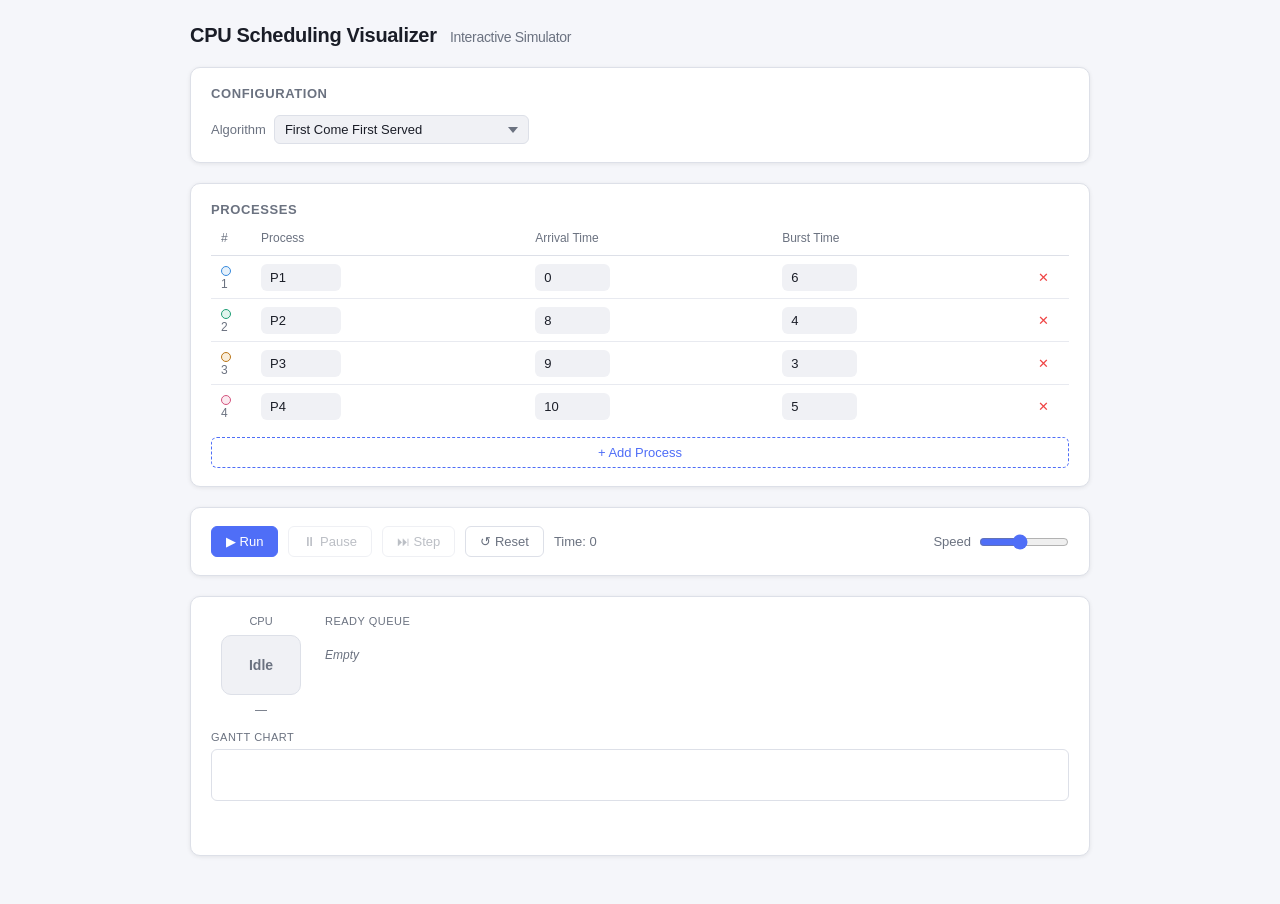
<file: index.html>
<!DOCTYPE html>
<html lang="en">
<head>
    <meta charset="UTF-8">
    <meta name="viewport" content="width=device-width, initial-scale=1.0">
    <link rel="stylesheet" href="source_code/cpu_scheduling.css">
    <title>CPU Scheduling Visualizer</title>
</head>
<body>
    <div class="page-wrap">

        <!-- Header -->
        <h1>CPU Scheduling Visualizer <span>Interactive Simulator</span></h1>

        <!-- Config Card -->
        <!-- Algorithm dropdown + Time Quantum input (quantum shown/hidden by JS) -->
        <div class="card" id="config-area">
            <div class="card-title">Configuration</div>
            <div class="config-row">
                <label class="field-label">
                    Algorithm
                    <!-- option values must match the keys in the `algorithms` registry
                         in source_code/cpu_scheduling_algorithms.js -->
                    <select id="algo-select" onchange="Scheduler.onAlgorithmChange()">
                        <option value="fcfs">First Come First Served</option>
                        <option value="sjf">Shortest Job First</option>
                        <option value="srtf">Shortest Remaining Time First</option>
                        <option value="rr">Round Robin</option>
                        <option value="pnp">Priority Scheduling (non-preemptive)</option>
                        <option value="pp">Priority Scheduling (preemptive)</option>
                        <option value="prr">Priority Scheduling with Round Robin</option>
                    </select>
                </label>

                <!-- Hidden by default; Scheduler.onAlgorithmChange() sets display:flex
                     when a quantum-based algorithm (RR, PRR) is selected -->
                <div id="quantum-wrap">
                    <label class="field-label">
                    Time Quantum
                        <input id="rr-quantum" type="number" value="2" min="1" max="20">
                    </label>
                </div>
            </div>
        </div>

        <!-- Process Editor Card -->
        <!-- Table body (#proc-tbody) is fully managed by ProcessEditor.render().
             The Priority column header (.col-priority) is shown/hidden alongside
             the Priority <td> cells depending on the selected algorithm. -->
        <div class="card">
            <div class="card-title">Processes</div>
            <!-- Validation error banner; hidden by default, shown by Scheduler.showError() -->
            <div id="error-toast"></div>
            <div class="proc-table-wrap">
                <table class="proc-table" id="proc-table">
                    <thead>
                        <tr>
                            <th style="width:40px">#</th>
                            <th style="min-width:90px">Process</th>
                            <th style="min-width:90px">Arrival Time</th>
                            <th style="min-width:90px">Burst Time</th>
                            <th class="col-priority" style="min-width:90px; display:none">Priority</th>
                            <th style="width:50px"></th>
                        </tr>
                    </thead>
                    <!-- Rows injected here by ProcessEditor.render() on every structural change -->
                    <tbody id="proc-tbody"></tbody>
                </table>
            </div>
            <button class="btn btn-add" onclick="ProcessEditor.addRow()">+ Add Process</button>
        </div>

        <!-- Controls Card -->
        <!-- Pause and Step start disabled; Scheduler.setButtonStates() enables them
             when a simulation is running -->
        <div class="card">
            <div class="controls-row">
                <button class="btn btn-primary" id="btn-run" onclick="Scheduler.run()">▶ Run</button>
                <button class="btn btn-ghost" id="btn-pause" onclick="Scheduler.togglePause()" disabled>⏸ Pause</button>
                <button class="btn btn-ghost" id="btn-step"  onclick="Scheduler.stepForward()"        disabled>⏭ Step</button>
                <button class="btn btn-ghost" onclick="Scheduler.reset()">↺ Reset</button>

                <!-- Updated each tick by Scheduler via setText('time-display', ...) -->
                <span id="time-display">Time: 0</span>

                <div class="speed-wrap">
                    Speed
                    <!-- Range 1–10; Scheduler.setSpeed() converts to ms delay (600 / value) -->
                    <input id="speed-slider" type="range" min="1" max="10" value="5"
                        oninput="Scheduler.setSpeed(this.value)">
                </div>
            </div>
        </div>

        <!-- Simulation Card -->
        <div class="card" id="simulation-area">
            <!-- Two-column grid: CPU column (fixed 100px) | Queue column (1fr).
                Gantt row spans both columns via grid-column: 1 / -1 in CSS. -->
            <div class="sim-layout">
                <!-- CPU -->
                <div class="sim-cpu-col">
                    <div class="cpu-label">CPU</div>
                    <!-- Color and text updated each tick by Scheduler.renderCPU();
                        .idle class applied when no process is running -->
                    <div id="cpu-box" class="idle">Idle</div>
                    <!-- Shows remaining burst time of the running process (e.g. "4 units") -->
                    <div id="cpu-rem" class="cpu-label">—</div>
                </div>

                <!-- Ready Queue -->
                <div class="sim-queue-col">
                    <div class="queue-label">Ready Queue</div>
                    <!-- Chip elements injected/removed each tick by Scheduler.renderQueue() -->
                    <div id="queue-area"><span class="queue-empty">Empty</span></div>
                </div>

                <!-- Gantt -->
                <div class="gantt-wrap">
                    <div class="gantt-label">Gantt Chart</div>
                    <!-- Bar elements pre-built by buildGanttSkeleton() at width:0,
                        then widened each tick by Scheduler.renderGantt() -->
                    <div id="gantt"></div>
                    <!-- Tick labels positioned absolutely by Scheduler.renderTicks() -->
                    <div id="gantt-ticks"></div>
                </div>
            </div>
        </div>

        <!-- Results Card -->
        <!-- Hidden until simulation finishes; Scheduler.renderStats() builds the
            content and sets display:flex when complete -->
        <div class="card" id="stats-area" style="display:none"></div>

    </div><!-- /page-wrap -->

    <!-- Script load order matters:
         1. algorithms.js  - defines `algorithms`, computeGantt, computeStats (no DOM dependency)
         2. simulation.js  - defines `Scheduler` (depends on algorithms.js)
         3. process_editor.js - defines `ProcessEditor`, then calls Scheduler.init()
                                (depends on both files above being ready) -->
    <script src="source_code/cpu_scheduling_algorithms.js"></script>
    <script src="source_code/cpu_scheduling_simulation.js"></script>
    <script src="source_code/cpu_scheduling_process_editor.js"></script>
</body>
</html>
</file>
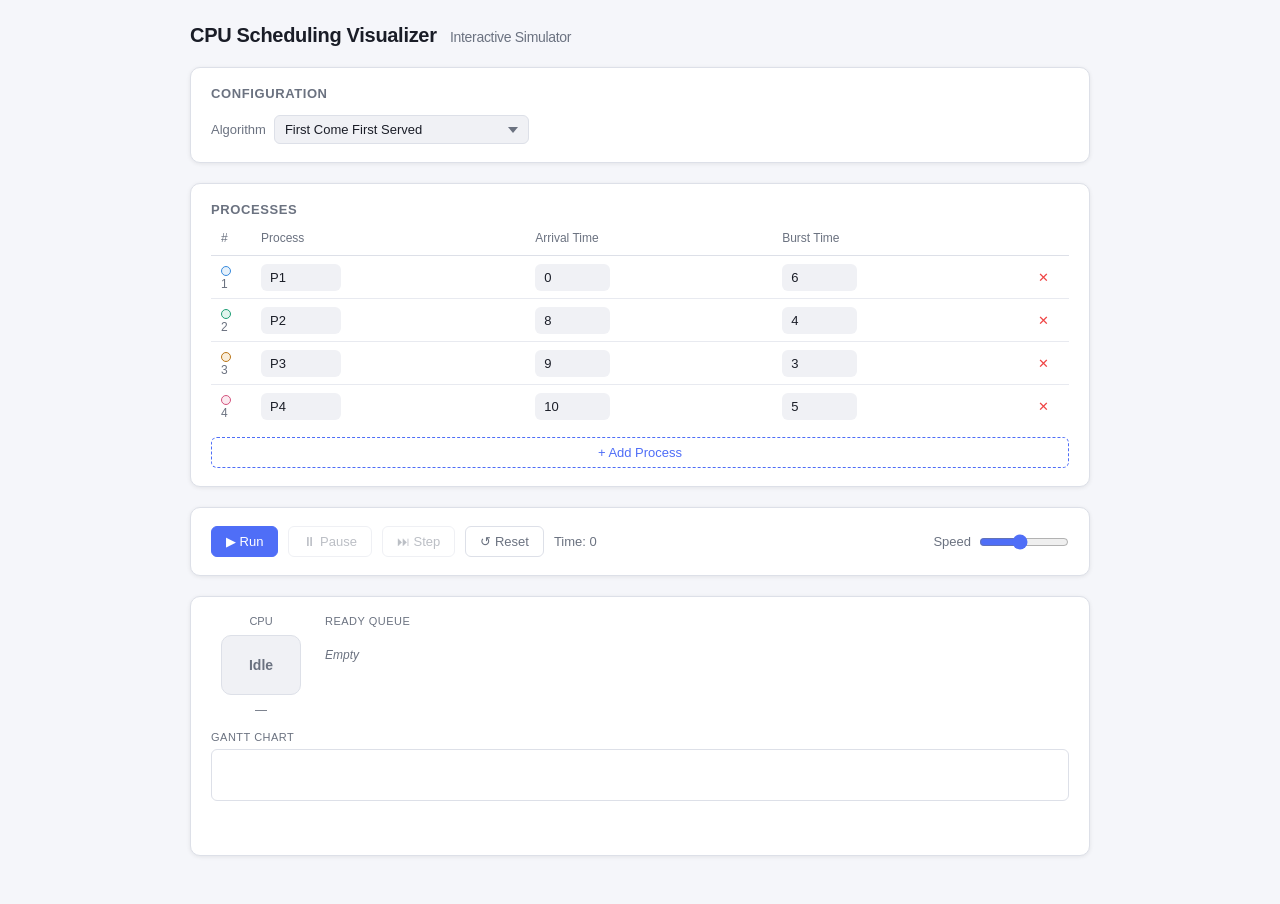
<file: Source Code Files/index.html>
<!DOCTYPE html>
<html lang="en">
<head>
    <meta charset="UTF-8">
    <meta name="viewport" content="width=device-width, initial-scale=1.0">
    <link rel="stylesheet" href="cpu_scheduling.css">
    <title>CPU Scheduling Visualizer</title>
</head>
<body>
    <div class="page-wrap">

        <!-- Header -->
        <h1>CPU Scheduling Visualizer <span>Interactive Simulator</span></h1>

        <!-- Config Card -->
        <!-- Algorithm dropdown + Time Quantum input (quantum shown/hidden by JS) -->
        <div class="card">
            <div class="card-title">Configuration</div>
            <div class="config-row">
                <label class="field-label">
                    Algorithm
                    <!-- option values must match the keys in the `algorithms` registry
                         in cpu_scheduling_algorithms.js -->
                    <select id="algo-select" onchange="Scheduler.onAlgorithmChange()">
                        <option value="fcfs">First Come First Served</option>
                        <option value="sjf">Shortest Job First</option>
                        <option value="srtf">Shortest Remaining Time First</option>
                        <option value="rr">Round Robin</option>
                        <option value="pnp">Priority Scheduling (non-preemptive)</option>
                        <option value="pp">Priority Scheduling (preemptive)</option>
                        <option value="prr">Priority Scheduling with Round Robin</option>
                    </select>
                </label>

                <!-- Hidden by default; Scheduler.onAlgorithmChange() sets display:flex
                     when a quantum-based algorithm (RR, PRR) is selected -->
                <div id="quantum-wrap">
                    <label class="field-label">
                    Time Quantum
                        <input id="rr-quantum" type="number" value="2" min="1" max="20">
                    </label>
                </div>
            </div>
        </div>

        <!-- Process Editor Card -->
        <!-- Table body (#proc-tbody) is fully managed by ProcessEditor.render().
             The Priority column header (.col-priority) is shown/hidden alongside
             the Priority <td> cells depending on the selected algorithm. -->
        <div class="card">
            <div class="card-title">Processes</div>
            <!-- Validation error banner; hidden by default, shown by Scheduler.showError() -->
            <div id="error-toast"></div>
            <div class="proc-table-wrap">
                <table class="proc-table" id="proc-table">
                    <thead>
                        <tr>
                            <th style="width:40px">#</th>
                            <th style="min-width:90px">Process</th>
                            <th style="min-width:90px">Arrival Time</th>
                            <th style="min-width:90px">Burst Time</th>
                            <th class="col-priority" style="min-width:90px">Priority</th>
                            <th style="width:50px"></th>
                        </tr>
                    </thead>
                    <!-- Rows injected here by ProcessEditor.render() on every structural change -->
                    <tbody id="proc-tbody"></tbody>
                </table>
            </div>
            <button class="btn btn-add" onclick="ProcessEditor.addRow()">+ Add Process</button>
        </div>

        <!-- Controls Card -->
        <!-- Pause and Step start disabled; Scheduler.setButtonStates() enables them
             when a simulation is running -->
        <div class="card">
            <div class="controls-row">
                <button class="btn btn-primary" id="btn-run" onclick="Scheduler.run()">▶ Run</button>
                <button class="btn btn-ghost" id="btn-pause" onclick="Scheduler.togglePause()" disabled>⏸ Pause</button>
                <button class="btn btn-ghost" id="btn-step"  onclick="Scheduler.stepForward()"        disabled>⏭ Step</button>
                <button class="btn btn-ghost" onclick="Scheduler.reset()">↺ Reset</button>

                <!-- Updated each tick by Scheduler via setText('time-display', ...) -->
                <span id="time-display">Time: 0</span>

                <div class="speed-wrap">
                    Speed
                    <!-- Range 1–10; Scheduler.setSpeed() converts to ms delay (600 / value) -->
                    <input id="speed-slider" type="range" min="1" max="10" value="5"
                        oninput="Scheduler.setSpeed(this.value)">
                </div>
            </div>
        </div>

        <!-- Simulation Card -->
        <div class="card">
            <!-- Two-column grid: CPU column (fixed 100px) | Queue column (1fr).
                Gantt row spans both columns via grid-column: 1 / -1 in CSS. -->
            <div class="sim-layout">
                <!-- CPU -->
                <div class="sim-cpu-col">
                    <div class="cpu-label">CPU</div>
                    <!-- Color and text updated each tick by Scheduler.renderCPU();
                        .idle class applied when no process is running -->
                    <div id="cpu-box" class="idle">Idle</div>
                    <!-- Shows remaining burst time of the running process (e.g. "4 units") -->
                    <div id="cpu-rem" class="cpu-label">—</div>
                </div>

                <!-- Ready Queue -->
                <div class="sim-queue-col">
                    <div class="queue-label">Ready Queue</div>
                    <!-- Chip elements injected/removed each tick by Scheduler.renderQueue() -->
                    <div id="queue-area"><span class="queue-empty">Empty</span></div>
                </div>

                <!-- Gantt -->
                <div class="gantt-wrap">
                    <div class="gantt-label">Gantt Chart</div>
                    <!-- Bar elements pre-built by buildGanttSkeleton() at width:0,
                        then widened each tick by Scheduler.renderGantt() -->
                    <div id="gantt"></div>
                    <!-- Tick labels positioned absolutely by Scheduler.renderTicks() -->
                    <div id="gantt-ticks"></div>
                </div>
            </div>
        </div>

        <!-- Results Card -->
        <!-- Hidden until simulation finishes; Scheduler.renderStats() builds the
            content and sets display:flex when complete -->
        <div class="card" id="stats-area" style="display:none"></div>

    </div><!-- /page-wrap -->

    <!-- Script load order matters:
         1. algorithms.js  - defines `algorithms`, computeGantt, computeStats (no DOM dependency)
         2. simulation.js  - defines `Scheduler` (depends on algorithms.js)
         3. process_editor.js - defines `ProcessEditor`, then calls Scheduler.init()
                                (depends on both files above being ready) -->
    <script src="cpu_scheduling_algorithms.js"></script>
    <script src="cpu_scheduling_simulation.js"></script>
    <script src="cpu_scheduling_process_editor.js"></script>
</body>
</html>
</file>
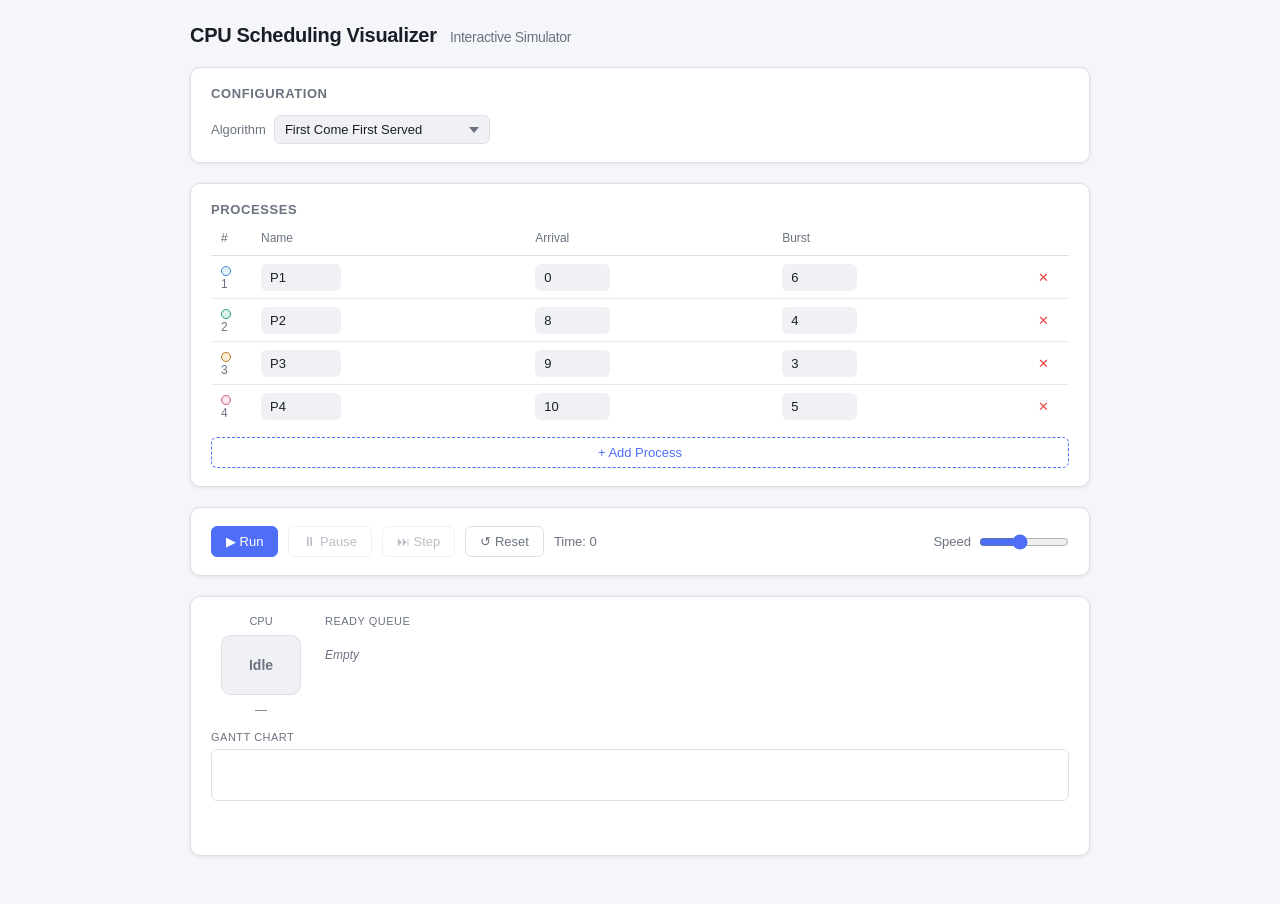
<file: cpu_scheduling.html>
<!DOCTYPE html>
<html lang="en">
<head>
    <meta charset="UTF-8">
    <meta name="viewport" content="width=device-width, initial-scale=1.0">
    <link rel="stylesheet" href="cpu_scheduling.css">
    <title>CPU Scheduling Visualizer</title>
</head>
<body>
    <div class="page-wrap">

        <!-- Header -->
        <h1>CPU Scheduling Visualizer <span>Interactive Simulator</span></h1>

        <!-- Config Card -->
        <!-- Algorithm dropdown + Time Quantum input (quantum shown/hidden by JS) -->
        <div class="card">
            <div class="card-title">Configuration</div>
            <div class="config-row">
                <label class="field-label">
                    Algorithm
                    <!-- option values must match the keys in the `algorithms` registry
                         in cpu_scheduling_algorithms.js -->
                    <select id="algo-select" onchange="Scheduler.onAlgorithmChange()">
                        <option value="fcfs">First Come First Served</option>
                        <option value="sjf">Shortest Job First</option>
                        <option value="srtf">Shortest Remaining Time First</option>
                        <option value="rr">Round Robin</option>
                        <option value="pnp">Priority (non-preemptive)</option>
                        <option value="pp">Priority (preemptive)</option>
                        <option value="prr">Priority Round Robin</option>
                    </select>
                </label>

                <!-- Hidden by default; Scheduler.onAlgorithmChange() sets display:flex
                     when a quantum-based algorithm (RR, PRR) is selected -->
                <div id="quantum-wrap">
                    <label class="field-label">
                    Time Quantum
                        <input id="rr-quantum" type="number" value="2" min="1" max="20">
                    </label>
                </div>
            </div>
        </div>

        <!-- Process Editor Card -->
        <!-- Table body (#proc-tbody) is fully managed by ProcessEditor.render().
             The Priority column header (.col-priority) is shown/hidden alongside
             the Priority <td> cells depending on the selected algorithm. -->
        <div class="card">
            <div class="card-title">Processes</div>
            <!-- Validation error banner; hidden by default, shown by Scheduler.showError() -->
            <div id="error-toast"></div>
            <div class="proc-table-wrap">
                <table class="proc-table" id="proc-table">
                    <thead>
                        <tr>
                            <th style="width:40px">#</th>
                            <th style="min-width:90px">Name</th>
                            <th style="min-width:90px">Arrival</th>
                            <th style="min-width:90px">Burst</th>
                            <th class="col-priority" style="min-width:90px">Priority</th>
                            <th style="width:50px"></th>
                        </tr>
                    </thead>
                    <!-- Rows injected here by ProcessEditor.render() on every structural change -->
                    <tbody id="proc-tbody"></tbody>
                </table>
            </div>
            <button class="btn btn-add" onclick="ProcessEditor.addRow()">+ Add Process</button>
        </div>

        <!-- Controls Card -->
        <!-- Pause and Step start disabled; Scheduler.setButtonStates() enables them
             when a simulation is running -->
        <div class="card">
            <div class="controls-row">
                <button class="btn btn-primary" id="btn-run" onclick="Scheduler.run()">▶ Run</button>
                <button class="btn btn-ghost" id="btn-pause" onclick="Scheduler.togglePause()" disabled>⏸ Pause</button>
                <button class="btn btn-ghost" id="btn-step"  onclick="Scheduler.stepForward()"        disabled>⏭ Step</button>
                <button class="btn btn-ghost" onclick="Scheduler.reset()">↺ Reset</button>

                <!-- Updated each tick by Scheduler via setText('time-display', ...) -->
                <span id="time-display">Time: 0</span>

                <div class="speed-wrap">
                    Speed
                    <!-- Range 1–10; Scheduler.setSpeed() converts to ms delay (600 / value) -->
                    <input id="speed-slider" type="range" min="1" max="10" value="5"
                        oninput="Scheduler.setSpeed(this.value)">
                </div>
            </div>
        </div>

        <!-- Simulation Card -->
        <div class="card">
            <!-- Two-column grid: CPU column (fixed 100px) | Queue column (1fr).
                Gantt row spans both columns via grid-column: 1 / -1 in CSS. -->
            <div class="sim-layout">
                <!-- CPU -->
                <div class="sim-cpu-col">
                    <div class="cpu-label">CPU</div>
                    <!-- Color and text updated each tick by Scheduler.renderCPU();
                        .idle class applied when no process is running -->
                    <div id="cpu-box" class="idle">Idle</div>
                    <!-- Shows remaining burst time of the running process (e.g. "4 units") -->
                    <div id="cpu-rem" class="cpu-label">—</div>
                </div>

                <!-- Ready Queue -->
                <div class="sim-queue-col">
                    <div class="queue-label">Ready Queue</div>
                    <!-- Chip elements injected/removed each tick by Scheduler.renderQueue() -->
                    <div id="queue-area"><span class="queue-empty">Empty</span></div>
                </div>

                <!-- Gantt -->
                <div class="gantt-wrap">
                    <div class="gantt-label">Gantt Chart</div>
                    <!-- Bar elements pre-built by buildGanttSkeleton() at width:0,
                        then widened each tick by Scheduler.renderGantt() -->
                    <div id="gantt"></div>
                    <!-- Tick labels positioned absolutely by Scheduler.renderTicks() -->
                    <div id="gantt-ticks"></div>
                </div>
            </div>
        </div>

        <!-- Results Card -->
        <!-- Hidden until simulation finishes; Scheduler.renderStats() builds the
            content and sets display:flex when complete -->
        <div class="card" id="stats-area" style="display:none"></div>

    </div><!-- /page-wrap -->

    <!-- Script load order matters:
         1. algorithms.js  - defines `algorithms`, computeGantt, computeStats (no DOM dependency)
         2. simulation.js  - defines `Scheduler` (depends on algorithms.js)
         3. process_editor.js - defines `ProcessEditor`, then calls Scheduler.init()
                                (depends on both files above being ready) -->
    <script src="cpu_scheduling_algorithms.js"></script>
    <script src="cpu_scheduling_simulation.js"></script>
    <script src="cpu_scheduling_process_editor.js"></script>
</body>
</html>
</file>
<file: source_code/cpu_scheduling.css>
*, *::before, *::after { box-sizing: border-box; margin: 0; padding: 0; }

    /* ------------------------------ Design tokens ------------------------------ 
       All the colors, radii, and shadows are defined here as CSS variables so the 
       dark-mode override below only needs to redefine the values that actually 
       change between themes (colors), not structural values like radii or shadows 
       which stay the same in both modes. */
    :root {
      --bg:          #f5f6fa;   /* Page background                        */
      --surface:     #ffffff;   /* Card background                        */
      --surface2:    #f0f1f5;   /* Inset elements: inputs, stat cards     */
      --border:      #dde0e8;   /* Primary borders                        */
      --border2:     #e8eaf0;   /* Subtle borders (table row dividers)    */
      --text:        #1a1d27;   /* Primary text                           */
      --text2:       #6b7280;   /* Secondary / muted text                 */
      --accent:      #4f6ef7;   /* Interactive blue: buttons, focus rings */
      --accent-h:    #3a57e8;   /* Accent hover state                     */
      --danger:      #ef4444;   /* Validation errors, delete button       */
      --radius:      10px;        /* Card corner radius                     */
      --radius-sm:   6px;         /* Input / button corner radius           */
      --shadow:      0 1px 4px rgba(0,0,0,.08);    /* Card default shadow */
    }

    /* Dark mode: only color tokens are overridden; structural tokens 
       (radius, shadow) are inherited unchanged from :root above. */
    @media (prefers-color-scheme: dark) {
      :root {
        --bg:       #0f1117;
        --surface:  #1a1d27;
        --surface2: #242736;
        --border:   #2e3248;
        --border2:  #262a3a;
        --text:     #e8eaf0;
        --text2:    #8b93ac;
      }
    }

    body {
      font-family: 'Segoe UI', sans-serif;
      background: var(--bg);
      color: var(--text);
      min-height: 100vh;
      padding: 24px 16px 48px;
    }

    /* ------------------------------ Layout ------------------------------ */
    .page-wrap { max-width: 900px; margin: 0 auto; display: flex; flex-direction: column; gap: 20px; }

    h1 { font-size: 20px; font-weight: 600; letter-spacing: -0.3px; }
    h1 span { color: var(--text2); font-weight: 400; font-size: 14px; margin-left: 8px; }

    .card {
      background: var(--surface);
      border: 1px solid var(--border);
      border-radius: var(--radius);
      padding: 18px 20px;
      box-shadow: var(--shadow);
    }

    .card-title {
      font-size: 13px;
      font-weight: 600;
      text-transform: uppercase;
      letter-spacing: .6px;
      color: var(--text2);
      margin-bottom: 14px;
    }

    /* ------------------------------ Configuration Row (algorithm + quantum) ------------------------------ */
    .config-row { display: flex; flex-wrap: wrap; align-items: center; gap: 14px; }

    label.field-label { font-size: 13px; color: var(--text2); display: flex; align-items: center; gap: 8px; }

    select, input[type="number"] {
      background: var(--surface2);
      border: 1px solid var(--border);
      border-radius: var(--radius-sm);
      color: var(--text);
      font-size: 13px;
      padding: 6px 10px;
      outline: none;
      transition: border-color .15s;
    }
    select:focus, input[type="number"]:focus { border-color: var(--accent); }

    /* appearance:none removes the browser's native dropdown arrow so the 
       inline SVG background-image can serve as a consistent custom arrow. */
    select { padding-right: 28px; appearance: none;
             background-image: url("data:image/svg+xml,%3Csvg xmlns='http://www.w3.org/2000/svg' width='10' height='6'%3E%3Cpath d='M0 0l5 6 5-6z' fill='%236b7280'/%3E%3C/svg%3E");
             background-repeat: no-repeat; background-position: right 10px center; }

    /* Hidden by default; toggled to display:flex by Scheduler.onAlgorithmChange() 
       when a quantum-based algortihm is selected (RR or Priority RR). */
    #quantum-wrap { display: none; align-items: center; gap: 8px; }
    #rr-quantum   { width: 60px; }

    /* ------------------------------ Process table ------------------------------ */
    /* overflow-x:auto lets the table scroll horizontally on narrow screens 
       instead of breaking the page layout. */
    .proc-table-wrap { overflow-x: auto; }

    table.proc-table {
      width: 100%; border-collapse: collapse;
      font-size: 13px;
    }
    .proc-table th {
      text-align: left;
      color: var(--text2);
      font-weight: 500;
      font-size: 12px;
      padding: 0 10px 10px;
      border-bottom: 1px solid var(--border);
    }
    .proc-table td { padding: 7px 10px; border-bottom: 1px solid var(--border2); vertical-align: middle; }
    .proc-table tr:last-child td { border-bottom: none; }

    /* Inputs inside table cells use a transparent border by default so they 
       blend in visually; the border becomes visible on focus or validation error. */
    .proc-table input[type="text"],
    .proc-table input[type="number"] {
      width: 100%; background: var(--surface2); border: 1px solid transparent;
      border-radius: var(--radius-sm); padding: 5px 8px; font-size: 13px; color: var(--text);
      transition: border-color .15s;
    }
    .proc-table input[type="text"]:focus,
    .proc-table input[type="number"]:focus { border-color: var(--accent); outline: none; }

    /* Color dot shown in the first column of each process row.
       Background and border colors are set inline by ProcessEditor.render() 
       using the process's palette entry. */
    .proc-color-dot {
      width: 10px; height: 10px; border-radius: 50%;
      display: inline-block; margin-right: 6px; vertical-align: middle;
      border: 1.5px solid;
    }

    /* ------------------------------ Buttons ------------------------------ */
    .btn {
      display: inline-flex; align-items: center; gap: 6px;
      padding: 7px 14px; border-radius: var(--radius-sm);
      font-size: 13px; font-weight: 500; cursor: pointer;
      border: 1px solid transparent; transition: background .15s, opacity .15s;
      white-space: nowrap;
    }
    .btn:disabled { opacity: .45; cursor: not-allowed; }

    .btn-primary   { background: var(--accent);  color: #fff; border-color: var(--accent); }
    .btn-primary:hover:not(:disabled) { background: var(--accent-h); border-color: var(--accent-h); }

    .btn-ghost {
      background: transparent; color: var(--text2);
      border-color: var(--border);
    }
    .btn-ghost:hover:not(:disabled) { background: var(--surface2); color: var(--text); }

    /* btn-danger is the ✕ remove button in each process row. Transparent 
       background by default so it doesn't draw attention at rest. */
    .btn-danger { background: transparent; color: var(--danger); border-color: transparent; padding: 4px 8px; }
    .btn-danger:hover:not(:disabled) { background: #fee2e2; }
    @media (prefers-color-scheme:dark){.btn-danger:hover:not(:disabled){background:#3f1111;}}

    /* btn-add is the full-width dashed "+ Add Process" button below the table. */
    .btn-add {
      background: transparent; color: var(--accent); border: 1px dashed var(--accent);
      width: 100%; margin-top: 10px; justify-content: center;
    }
    .btn-add:hover { background: var(--surface2); }

    /* ------------------------------ Controls row ------------------------------ */
    .controls-row {
      display: flex; flex-wrap: wrap; align-items: center; gap: 10px;
    }

    /* margin-left:auto pushes the speed control to the far right of the row. */
    .speed-wrap { display: flex; align-items: center; gap: 8px; margin-left: auto; font-size: 13px; color: var(--text2); }
    input[type="range"] { accent-color: var(--accent); width: 90px; }

    #time-display { font-size: 13px; font-weight: 500; color: var(--text2); min-width: 64px; }

    /* ------------------------------ Simulation card ------------------------------ */
    /* Two-column grid: CPU box occupies the fixed 100px left column;
       the ready queue occupies the flexible right column.
       The Gantt row (third row) spans both columns via grid-column: 1 / -1. */
    .sim-layout {
      display: grid;
      grid-template-columns: 100px 1fr;
      grid-template-rows: auto auto auto;
      gap: 14px;
    }

    .sim-cpu-col { display: flex; flex-direction: column; align-items: center; gap: 8px; }

    #cpu-box {
      width: 80px; height: 60px;
      display: flex; align-items: center; justify-content: center;
      border-radius: var(--radius); border: 1.5px solid var(--border);
      font-size: 14px; font-weight: 600;
      transition: background .2s, border-color .2s, color .2s;
      background: var(--surface2);
    }
    
    /* !important here overrides the inline styles that Scheduler.renderCPU()
       sets when a process is running. Without it, removing the .idle class
       would not be enough to clear the process color, the inline styles would
       still win in specificity. */
    #cpu-box.idle { background: var(--surface2) !important; border-color: var(--border) !important; color: var(--text2) !important; }

    .cpu-label { font-size: 11px; color: var(--text2); text-align: center; }
    #cpu-rem   { font-size: 12px; color: var(--text2); }

    .sim-queue-col { display: flex; flex-direction: column; gap: 6px; }
    .queue-label { font-size: 11px; color: var(--text2); font-weight: 500; text-transform: uppercase; letter-spacing: .5px; }

    #queue-area {
      display: flex; flex-wrap: wrap; gap: 6px; align-items: center;
      min-height: 44px;
    }
    .queue-empty { font-size: 12px; color: var(--text2); font-style: italic; }

    /* q-chip is a process card in the ready queue.
       bg, border, and text colors are set inline by Scheduler.renderQueue()
       using the process's palette entry. The transition on transform and opacity
       powers the slide-in entry animation. */
    .q-chip {
      display: flex; flex-direction: column;
      align-items: center; justify-content: center;
      min-width: 52px; padding: 4px 8px;
      border-radius: 8px; border: 0.5px solid;
      font-size: 12px; font-weight: 500;
      transition: transform 0.3s ease, opacity 0.3s ease;
      gap: 2px;
    }

    /* Entry animation start state: chip begins offset to the right and invisible.
       JS removes this class on the next two animation frames (double rAF) so the
       transition from this state plays visually as a slide-in from the right. */
    .q-chip.entering { transform: translateX(40px); opacity: 0; }
    .chip-name     { font-size: 12px; font-weight: 500; }
    .chip-rem      { font-size: 10px; opacity: .7; }
    .chip-priority { font-size: 10px; opacity: .8; }

    /* ------------------------------ Gantt ------------------------------ */
    /* grid-column: 1 / -1 makes the Gantt row span across both grid columns
       (CPU + Queue) so the chart runs the full width of the simulation card. */
    .gantt-wrap { grid-column: 1 / -1; }
    .gantt-label { font-size: 11px; color: var(--text2); font-weight: 500; text-transform: uppercase; letter-spacing: .5px; margin-bottom: 6px; }

    #gantt {
      display: flex; overflow: hidden;
      border-radius: var(--radius-sm);
      border: 1px solid var(--border);
      min-height: 52px;
    }

    /* Each .g-block is one process segment in the Gantt chart. width starts at 0
       and grows via JS; transition: width creates the animated fill effect.
       border-right uses var(--bg) as a thin separator between adjacent blocks. */
    .g-block {
      display: flex; align-items: center; justify-content: center;
      min-height: 52px; font-size: 12px; font-weight: 500;
      border-right: 2px solid var(--bg);
      overflow: hidden; white-space: nowrap;
      transition: width 0.15s linear;
    }
    .g-block.idle { opacity: .4; }

    /* Tick labels are absolutely positioned relative to #gantt-ticks.
       transform: translateX(-50%) centers each label over its tick position. */
    #gantt-ticks { position: relative; height: 20px; margin-top: 2px; font-size: 11px; }
    .tick        { position: absolute; transform: translateX(-50%); }

    /* ------------------------------ Stats ------------------------------ */
    .stat-algo-label  { font-size: 13px; font-weight: 500; color: var(--text2); }
    .stat-summary-row { display: flex; flex-wrap: wrap; gap: 10px; }
    .stat-card { background: var(--surface2); border: 1px solid var(--border2); border-radius: 8px; padding: 10px 16px; }
    .stat-label { font-size: 12px; color: var(--text2); }
    .stat-value { font-size: 20px; font-weight: 600; margin-top: 2px; }

    .stat-table { width: 100%; border-collapse: collapse; font-size: 13px; }
    .stat-table th { text-align: left; color: var(--text2); font-weight: 400; padding: 4px 10px 8px; }
    .stat-table td { padding: 7px 10px; border-top: 1px solid var(--border2); }

    /* proc-badge is the colored process name pill in the stats table.
       bg, border, and text are set inline by Scheduler.renderStats(). */
    .proc-badge { display: inline-block; padding: 2px 8px; border-radius: 5px; border: 0.5px solid; font-size: 12px; font-weight: 500; }

    /* ------------------------------ Error toast ------------------------------ */
    #error-toast {
      display: none; background: #fef2f2; border: 1px solid #fca5a5;
      color: #b91c1c; border-radius: var(--radius-sm);
      padding: 8px 14px; font-size: 13px; margin-top: 6px; margin-bottom: 12px;
    }
    @media (prefers-color-scheme:dark){#error-toast{background:#3f1111;border-color:#7f1d1d;color:#fca5a5;}}


    /* ============================================================
       Responsive - mobile breakpoints
       All breakpoints use max-width so the base styles above apply
       to wide viewports and these rules progressively simplify the
       layout as the screen gets narrower.
       ============================================================ */

    /* ----------------------------------------------------------
       ≤ 600px - small phones (e.g. iPhone SE, Galaxy A series)
       ---------------------------------------------------------- */
    @media (max-width: 600px) {

      /* Tighten page breathing room so cards don't feel cramped */
      body { padding: 16px 12px 40px; }

      /* Reduce card internal padding so content has more room */
      .card { padding: 14px 14px; }

      /* Stack the h1 subtitle onto its own line */
      h1 { font-size: 18px; }
      h1 span { display: block; margin-left: 0; margin-top: 3px; font-size: 13px; }

      /* Config row: stack algorithm label + select vertically */
      .config-row { flex-direction: column; align-items: stretch; gap: 10px; }

      /* Each field label becomes a column so label sits above the control */
      label.field-label { flex-direction: column; align-items: flex-start; gap: 4px; }

      /* Select fills the full card width */
      select { width: 100%; }

      /* Quantum wrapper becomes full-width too */
      #quantum-wrap { width: 100%; }
      #quantum-wrap label.field-label { width: 100%; }
      #rr-quantum { width: 80px; }

      /* Controls row: wrap tightly, remove auto-margin trick that breaks layout */
      .controls-row { gap: 8px; }

      /* Speed wrap: no longer pushed to the far right - sits inline naturally */
      .speed-wrap { margin-left: 0; }

      /* Time display: shrink slightly */
      #time-display { font-size: 12px; min-width: 54px; }

      /* Simulation layout: stack CPU + Queue vertically on narrow screens */
      .sim-layout {
        grid-template-columns: 1fr;
        grid-template-rows: auto auto auto;
      }

      /* CPU column: switch to a horizontal row (box + labels side by side) */
      .sim-cpu-col {
        flex-direction: row;
        align-items: center;
        gap: 12px;
        justify-content: flex-start;
      }

      /* CPU box: shrink slightly but keep recognisable */
      #cpu-box { width: 64px; height: 52px; font-size: 13px; }

      /* CPU labels: stack naturally on the right of the box */
      .cpu-label { text-align: left; }

      /* Gantt: full width (it already spans all columns, just ensure no overflow) */
      .gantt-wrap { overflow-x: auto; }

      /* Minimum width ensures bars never collapse to unreadable slivers on narrow
         screens. #gantt-ticks shares this same value so tick labels stay aligned. */
      #gantt { min-width: 480px; }
      #gantt-ticks { min-width: 480px; }

      /* Stats summary cards: each takes at least half the row */
      .stat-summary-row { gap: 8px; }
      .stat-card  { flex: 1 1 calc(50% - 4px); min-width: 120px; padding: 8px 12px; }
      .stat-value { font-size: 18px; }

      /* Stats table: allow horizontal scroll rather than crushing columns */
      .stat-table-wrap { overflow-x: auto; }
      .stat-table { font-size: 12px; min-width: 340px; }
      .stat-table th,
      .stat-table td  { padding: 6px 8px; }

      /* Process table: tighten column padding */
      .proc-table th,
      .proc-table td  { padding: 6px 7px; }

      /* Process table inputs: allow them to shrink a bit more */
      .proc-table input[type="text"],
      .proc-table input[type="number"] { font-size: 12px; padding: 4px 6px; }
    }


    /* ----------------------------------------------------------
       ≤ 400px - very small phones (320–400 px, e.g. iPhone 5/SE 1st gen)
       ---------------------------------------------------------- */
    @media (max-width: 400px) {

      /* Minimal page gutters so every pixel of width is available */
      body { padding: 12px 8px 32px; }

      .card { padding: 12px 10px; }

      /* Slightly smaller page title */
      h1 { font-size: 16px; }
      h1 span { font-size: 12px; }

      /* Squeeze button text tighter so they fit on one line */
      .btn { padding: 6px 10px; font-size: 12px; gap: 4px; }

      /* Speed slider: narrower so the controls row fits at 320px */
      input[type="range"] { width: 70px; }

      /* At 320px the 5-item controls row can still overflow.
         Break it into two logical rows using a named flex trick:
         [Run] [Pause] [Step] [Reset]  on the first visual line
         [Time: X]              [Speed ——]  on the second          */
      .controls-row { flex-wrap: wrap; row-gap: 8px; }
      #time-display { order: 10; flex-basis: 100%; }  /* pushes to own row */
      .speed-wrap { order: 11; margin-left: auto; } /* right-align on its row */

      /* Gantt chart: make taller so labels don't collide */
      #gantt, .g-block { min-height: 44px; }
      .g-block { font-size: 11px; }

      /* Queue chips: compact */
      .q-chip { min-width: 42px; padding: 3px 6px; }
      .chip-name { font-size: 11px; }
      .chip-rem { font-size: 9px; }
      .chip-priority { font-size: 9px; }

      /* Process table: reduce the row-number column */
      .proc-table th:first-child,
      .proc-table td:first-child { width: 28px; padding-left: 4px; padding-right: 4px; }

      /* Remove button: tighter */
      .btn-danger { padding: 3px 6px; }

      /* Stats: single-column summary cards at very tight widths */
      .stat-card { flex: 1 1 100%; }
    }
</file>
<file: Source Code Files/cpu_scheduling.css>
*, *::before, *::after { box-sizing: border-box; margin: 0; padding: 0; }

    /* ------------------------------ Design tokens ------------------------------ 
       All the colors, radii, and shadows are defined here as CSS variables so the 
       dark-mode override below only needs to redefine the values that actually 
       change between themes (colors), not structural values like radii or shadows 
       which stay the same in both modes. */
    :root {
      --bg:          #f5f6fa;   /* Page background                        */
      --surface:     #ffffff;   /* Card background                        */
      --surface2:    #f0f1f5;   /* Inset elements: inputs, stat cards     */
      --border:      #dde0e8;   /* Primary borders                        */
      --border2:     #e8eaf0;   /* Subtle borders (table row dividers)    */
      --text:        #1a1d27;   /* Primary text                           */
      --text2:       #6b7280;   /* Secondary / muted text                 */
      --accent:      #4f6ef7;   /* Interactive blue: buttons, focus rings */
      --accent-h:    #3a57e8;   /* Accent hover state                     */
      --danger:      #ef4444;   /* Validation errors, delete button       */
      --danger-h:    #dc2626;   /* Danger hover state                     */
      --success:     #10b981;   /* Reserved for future use                */
      --radius:      10px;        /* Card corner radius                     */
      --radius-sm:   6px;         /* Input / button corner radius           */
      --shadow:      0 1px 4px rgba(0,0,0,.08);    /* Card default shadow */
      --shadow-md:   0 4px 16px rgba(0,0,0,.10);   /* Elevated shadow     */
    }

    /* Dark mode: only color tokens are overridden; structural tokens 
       (radius, shadow) are inherited unchanged from :root above. */
    @media (prefers-color-scheme: dark) {
      :root {
        --bg:       #0f1117;
        --surface:  #1a1d27;
        --surface2: #242736;
        --border:   #2e3248;
        --border2:  #262a3a;
        --text:     #e8eaf0;
        --text2:    #8b93ac;
      }
    }

    body {
      font-family: -apple-system, BlinkMacSystemFont, 'Segoe UI', sans-serif;
      background: var(--bg);
      color: var(--text);
      min-height: 100vh;
      padding: 24px 16px 48px;
    }

    /* ------------------------------ Layout ------------------------------ */
    .page-wrap { max-width: 900px; margin: 0 auto; display: flex; flex-direction: column; gap: 20px; }

    h1 { font-size: 20px; font-weight: 600; letter-spacing: -0.3px; }
    h1 span { color: var(--text2); font-weight: 400; font-size: 14px; margin-left: 8px; }

    .card {
      background: var(--surface);
      border: 1px solid var(--border);
      border-radius: var(--radius);
      padding: 18px 20px;
      box-shadow: var(--shadow);
    }

    .card-title {
      font-size: 13px;
      font-weight: 600;
      text-transform: uppercase;
      letter-spacing: .6px;
      color: var(--text2);
      margin-bottom: 14px;
    }

    /* ------------------------------ Configuration Row (algorithm + quantum) ------------------------------ */
    .config-row { display: flex; flex-wrap: wrap; align-items: center; gap: 14px; }

    label.field-label { font-size: 13px; color: var(--text2); display: flex; align-items: center; gap: 8px; }

    select, input[type="number"] {
      background: var(--surface2);
      border: 1px solid var(--border);
      border-radius: var(--radius-sm);
      color: var(--text);
      font-size: 13px;
      padding: 6px 10px;
      outline: none;
      transition: border-color .15s;
    }
    select:focus, input[type="number"]:focus { border-color: var(--accent); }

    /* appearance:none removes the browser's native dropdown arrow so the 
       inline SVG background-image can serve as a consistent custom arrow. */
    select { padding-right: 28px; appearance: none;
             background-image: url("data:image/svg+xml,%3Csvg xmlns='http://www.w3.org/2000/svg' width='10' height='6'%3E%3Cpath d='M0 0l5 6 5-6z' fill='%236b7280'/%3E%3C/svg%3E");
             background-repeat: no-repeat; background-position: right 10px center; }

    /* Hidden by default; toggled to display:flex by Scheduler.onAlgorithmChange() 
       when a quantum-based algortihm is selected (RR or Priority RR). */
    #quantum-wrap { display: none; align-items: center; gap: 8px; }
    #rr-quantum   { width: 60px; }

    /* ------------------------------ Process table ------------------------------ */
    /* overflow-x:auto lets the table scroll horizontally on narrow screens 
       instead of breaking the page layout. */
    .proc-table-wrap { overflow-x: auto; }

    table.proc-table {
      width: 100%; border-collapse: collapse;
      font-size: 13px;
    }
    .proc-table th {
      text-align: left;
      color: var(--text2);
      font-weight: 500;
      font-size: 12px;
      padding: 0 10px 10px;
      border-bottom: 1px solid var(--border);
    }
    .proc-table td { padding: 7px 10px; border-bottom: 1px solid var(--border2); vertical-align: middle; }
    .proc-table tr:last-child td { border-bottom: none; }

    /* Inputs inside table cells use a transparent border by default so they 
       blend in visually; the border becomes visible on focus or validation error. */
    .proc-table input[type="text"],
    .proc-table input[type="number"] {
      width: 100%; background: var(--surface2); border: 1px solid transparent;
      border-radius: var(--radius-sm); padding: 5px 8px; font-size: 13px; color: var(--text);
      transition: border-color .15s;
    }
    .proc-table input[type="text"]:focus,
    .proc-table input[type="number"]:focus { border-color: var(--accent); outline: none; }

    /* Color dot shown in the first column of each process row.
       Background and border colors are set inline by ProcessEditor.render() 
       using the process's palette entry. */
    .proc-color-dot {
      width: 10px; height: 10px; border-radius: 50%;
      display: inline-block; margin-right: 6px; vertical-align: middle;
      border: 1.5px solid;
    }

    td.col-name-cell { display: flex; align-items: center; min-width: 80px; }

    /* ------------------------------ Buttons ------------------------------ */
    .btn {
      display: inline-flex; align-items: center; gap: 6px;
      padding: 7px 14px; border-radius: var(--radius-sm);
      font-size: 13px; font-weight: 500; cursor: pointer;
      border: 1px solid transparent; transition: background .15s, opacity .15s;
      white-space: nowrap;
    }
    .btn:disabled { opacity: .45; cursor: not-allowed; }

    .btn-primary   { background: var(--accent);  color: #fff; border-color: var(--accent); }
    .btn-primary:hover:not(:disabled) { background: var(--accent-h); border-color: var(--accent-h); }

    .btn-ghost {
      background: transparent; color: var(--text2);
      border-color: var(--border);
    }
    .btn-ghost:hover:not(:disabled) { background: var(--surface2); color: var(--text); }

    /* btn-danger is the ✕ remove button in each process row. Transparent 
       background by default so it doesn't draw attention at rest. */
    .btn-danger { background: transparent; color: var(--danger); border-color: transparent; padding: 4px 8px; }
    .btn-danger:hover:not(:disabled) { background: #fee2e2; }
    @media (prefers-color-scheme:dark){.btn-danger:hover:not(:disabled){background:#3f1111;}}

    /* btn-add is the full-width dashed "+ Add Process" button below the table. */
    .btn-add {
      background: transparent; color: var(--accent); border: 1px dashed var(--accent);
      width: 100%; margin-top: 10px; justify-content: center;
    }
    .btn-add:hover { background: var(--surface2); }

    /* ------------------------------ Controls row ------------------------------ */
    .controls-row {
      display: flex; flex-wrap: wrap; align-items: center; gap: 10px;
    }

    /* margin-left:auto pushes the speed control to the far right of the row. */
    .speed-wrap { display: flex; align-items: center; gap: 8px; margin-left: auto; font-size: 13px; color: var(--text2); }
    input[type="range"] { accent-color: var(--accent); width: 90px; }

    #time-display { font-size: 13px; font-weight: 500; color: var(--text2); min-width: 64px; }

    /* ------------------------------ Simulation card ------------------------------ */
    /* Two-column grid: CPU box occupies the fixed 100px left column;
       the ready queue occupies the flexible right column.
       The Gantt row (third row) spans both columns via grid-column: 1 / -1. */
    .sim-layout {
      display: grid;
      grid-template-columns: 100px 1fr;
      grid-template-rows: auto auto auto;
      gap: 14px;
    }

    .sim-cpu-col { display: flex; flex-direction: column; align-items: center; gap: 8px; }

    #cpu-box {
      width: 80px; height: 60px;
      display: flex; align-items: center; justify-content: center;
      border-radius: var(--radius); border: 1.5px solid var(--border);
      font-size: 14px; font-weight: 600;
      transition: background .2s, border-color .2s, color .2s;
      background: var(--surface2);
    }
    
    /* !important here overrides the inline styles that Scheduler.renderCPU()
       sets when a process is running. Without it, removing the .idle class
       would not be enough to clear the process color, the inline styles would
       still win in specificity. */
    #cpu-box.idle { background: var(--surface2) !important; border-color: var(--border) !important; color: var(--text2) !important; }

    .cpu-label { font-size: 11px; color: var(--text2); text-align: center; }
    #cpu-rem   { font-size: 12px; color: var(--text2); }

    .sim-queue-col { display: flex; flex-direction: column; gap: 6px; }
    .queue-label { font-size: 11px; color: var(--text2); font-weight: 500; text-transform: uppercase; letter-spacing: .5px; }

    #queue-area {
      display: flex; flex-wrap: wrap; gap: 6px; align-items: center;
      min-height: 44px;
    }
    .queue-empty { font-size: 12px; color: var(--text2); font-style: italic; }

    /* q-chip is a process card in the ready queue.
       bg, border, and text colors are set inline by Scheduler.renderQueue()
       using the process's palette entry. The transition on transform and opacity
       powers the slide-in entry animation. */
    .q-chip {
      display: flex; flex-direction: column;
      align-items: center; justify-content: center;
      min-width: 52px; padding: 4px 8px;
      border-radius: 8px; border: 0.5px solid;
      font-size: 12px; font-weight: 500;
      transition: transform 0.3s ease, opacity 0.3s ease;
      gap: 2px;
    }

    /* Entry animation start state: chip begins offset to the right and invisible.
       JS removes this class on the next two animation frames (double rAF) so the
       transition from this state plays visually as a slide-in from the right. */
    .q-chip.entering { transform: translateX(40px); opacity: 0; }
    .chip-name     { font-size: 12px; font-weight: 500; }
    .chip-rem      { font-size: 10px; opacity: .7; }
    .chip-priority { font-size: 10px; opacity: .8; }

    /* ------------------------------ Gantt ------------------------------ */
    /* grid-column: 1 / -1 makes the Gantt row span across both grid columns
       (CPU + Queue) so the chart runs the full width of the simulation card. */
    .gantt-wrap { grid-column: 1 / -1; }
    .gantt-label { font-size: 11px; color: var(--text2); font-weight: 500; text-transform: uppercase; letter-spacing: .5px; margin-bottom: 6px; }

    #gantt {
      display: flex; overflow: hidden;
      border-radius: var(--radius-sm);
      border: 1px solid var(--border);
      min-height: 52px;
    }

    /* Each .g-block is one process segment in the Gantt chart. width starts at 0
       and grows via JS; transition: width creates the animated fill effect.
       border-right uses var(--bg) as a thin separator between adjacent blocks. */
    .g-block {
      display: flex; align-items: center; justify-content: center;
      min-height: 52px; font-size: 12px; font-weight: 500;
      border-right: 2px solid var(--bg);
      overflow: hidden; white-space: nowrap;
      transition: width 0.15s linear;
    }
    .g-block.idle { opacity: .4; }

    /* Tick labels are absolutely positioned relative to #gantt-ticks.
       transform: translateX(-50%) centers each label over its tick position. */
    #gantt-ticks { position: relative; height: 20px; margin-top: 2px; font-size: 11px; color: var(--text2); }
    .tick        { position: absolute; transform: translateX(-50%); }
    .tick:first-child { transform: none; }              /* flush left at 0 */
    .tick:last-child  { transform: translateX(-100%); } /* flush right at end */

    /* ------------------------------ Stats ------------------------------ */
    .stat-algo-label  { font-size: 13px; font-weight: 500; color: var(--text2); }
    .stat-summary-row { display: flex; flex-wrap: wrap; gap: 10px; }
    .stat-card { background: var(--surface2); border: 1px solid var(--border2); border-radius: 8px; padding: 10px 16px; }
    .stat-label { font-size: 12px; color: var(--text2); }
    .stat-value { font-size: 20px; font-weight: 600; margin-top: 2px; }

    .stat-table { width: 100%; border-collapse: collapse; font-size: 13px; }
    .stat-table th { text-align: left; color: var(--text2); font-weight: 400; padding: 4px 10px 8px; }
    .stat-table td { padding: 7px 10px; border-top: 1px solid var(--border2); }

    /* proc-badge is the colored process name pill in the stats table.
       bg, border, and text are set inline by Scheduler.renderStats(). */
    .proc-badge { display: inline-block; padding: 2px 8px; border-radius: 5px; border: 0.5px solid; font-size: 12px; font-weight: 500; }

    /* ------------------------------ Error toast ------------------------------ */
    #error-toast {
      display: none; background: #fef2f2; border: 1px solid #fca5a5;
      color: #b91c1c; border-radius: var(--radius-sm);
      padding: 8px 14px; font-size: 13px; margin-top: 6px; margin-bottom: 12px;
    }
    @media (prefers-color-scheme:dark){#error-toast{background:#3f1111;border-color:#7f1d1d;color:#fca5a5;}}


    /* ============================================================
       Responsive - mobile breakpoints
       All breakpoints use max-width so the base styles above apply
       to wide viewports and these rules progressively simplify the
       layout as the screen gets narrower.
       ============================================================ */

    /* ----------------------------------------------------------
       ≤ 600px - small phones (e.g. iPhone SE, Galaxy A series)
       ---------------------------------------------------------- */
    @media (max-width: 600px) {

      /* Tighten page breathing room so cards don't feel cramped */
      body { padding: 16px 12px 40px; }

      /* Reduce card internal padding so content has more room */
      .card { padding: 14px 14px; }

      /* Stack the h1 subtitle onto its own line */
      h1 { font-size: 18px; }
      h1 span { display: block; margin-left: 0; margin-top: 3px; font-size: 13px; }

      /* Config row: stack algorithm label + select vertically */
      .config-row { flex-direction: column; align-items: stretch; gap: 10px; }

      /* Each field label becomes a column so label sits above the control */
      label.field-label { flex-direction: column; align-items: flex-start; gap: 4px; }

      /* Select fills the full card width */
      select { width: 100%; }

      /* Quantum wrapper becomes full-width too */
      #quantum-wrap { width: 100%; }
      #quantum-wrap label.field-label { width: 100%; }
      #rr-quantum { width: 80px; }

      /* Controls row: wrap tightly, remove auto-margin trick that breaks layout */
      .controls-row { gap: 8px; }

      /* Speed wrap: no longer pushed to the far right - sits inline naturally */
      .speed-wrap { margin-left: 0; }

      /* Time display: shrink slightly */
      #time-display { font-size: 12px; min-width: 54px; }

      /* Simulation layout: stack CPU + Queue vertically on narrow screens */
      .sim-layout {
        grid-template-columns: 1fr;
        grid-template-rows: auto auto auto;
      }

      /* CPU column: switch to a horizontal row (box + labels side by side) */
      .sim-cpu-col {
        flex-direction: row;
        align-items: center;
        gap: 12px;
        justify-content: flex-start;
      }

      /* CPU box: shrink slightly but keep recognisable */
      #cpu-box { width: 64px; height: 52px; font-size: 13px; }

      /* CPU labels: stack naturally on the right of the box */
      .cpu-label { text-align: left; }

      /* Gantt: full width (it already spans all columns, just ensure no overflow) */
      .gantt-wrap { overflow-x: auto; }

      /* Minimum width ensures bars never collapse to unreadable slivers on narrow
         screens. #gantt-ticks shares this same value so tick labels stay aligned. */
      #gantt { min-width: 480px; }
      #gantt-ticks { min-width: 480px; }

      /* Stats summary cards: each takes at least half the row */
      .stat-summary-row { gap: 8px; }
      .stat-card  { flex: 1 1 calc(50% - 4px); min-width: 120px; padding: 8px 12px; }
      .stat-value { font-size: 18px; }

      /* Stats table: allow horizontal scroll rather than crushing columns */
      .stat-table-wrap { overflow-x: auto; }
      .stat-table { font-size: 12px; min-width: 340px; }
      .stat-table th,
      .stat-table td  { padding: 6px 8px; }

      /* Process table: tighten column padding */
      .proc-table th,
      .proc-table td  { padding: 6px 7px; }

      /* Process table inputs: allow them to shrink a bit more */
      .proc-table input[type="text"],
      .proc-table input[type="number"] { font-size: 12px; padding: 4px 6px; }
    }


    /* ----------------------------------------------------------
       ≤ 400px - very small phones (320–400 px, e.g. iPhone 5/SE 1st gen)
       ---------------------------------------------------------- */
    @media (max-width: 400px) {

      /* Minimal page gutters so every pixel of width is available */
      body { padding: 12px 8px 32px; }

      .card { padding: 12px 10px; }

      /* Slightly smaller page title */
      h1 { font-size: 16px; }
      h1 span { font-size: 12px; }

      /* Squeeze button text tighter so they fit on one line */
      .btn { padding: 6px 10px; font-size: 12px; gap: 4px; }

      /* Speed slider: narrower so the controls row fits at 320px */
      input[type="range"] { width: 70px; }

      /* At 320px the 5-item controls row can still overflow.
         Break it into two logical rows using a named flex trick:
         [Run] [Pause] [Step] [Reset]  on the first visual line
         [Time: X]              [Speed ——]  on the second          */
      .controls-row { flex-wrap: wrap; row-gap: 8px; }
      #time-display { order: 10; flex-basis: 100%; }  /* pushes to own row */
      .speed-wrap { order: 11; margin-left: auto; } /* right-align on its row */

      /* Gantt chart: make taller so labels don't collide */
      #gantt, .g-block { min-height: 44px; }
      .g-block { font-size: 11px; }

      /* Queue chips: compact */
      .q-chip { min-width: 42px; padding: 3px 6px; }
      .chip-name { font-size: 11px; }
      .chip-rem { font-size: 9px; }
      .chip-priority { font-size: 9px; }

      /* Process table: reduce the row-number column */
      .proc-table th:first-child,
      .proc-table td:first-child { width: 28px; padding-left: 4px; padding-right: 4px; }

      /* Remove button: tighter */
      .btn-danger { padding: 3px 6px; }

      /* Stats: single-column summary cards at very tight widths */
      .stat-card { flex: 1 1 100%; }
    }
</file>
<file: cpu_scheduling.css>
*, *::before, *::after { box-sizing: border-box; margin: 0; padding: 0; }

    /* ------------------------------ Design tokens ------------------------------ 
       All the colors, radii, and shadows are defined here as CSS variables so the 
       dark-mode override below only needs to redefine the values that actually 
       change between themes (colors), not structural values like radii or shadows 
       which stay the same in both modes. */
    :root {
      --bg:          #f5f6fa;   /* Page background                        */
      --surface:     #ffffff;   /* Card background                        */
      --surface2:    #f0f1f5;   /* Inset elements: inputs, stat cards     */
      --border:      #dde0e8;   /* Primary borders                        */
      --border2:     #e8eaf0;   /* Subtle borders (table row dividers)    */
      --text:        #1a1d27;   /* Primary text                           */
      --text2:       #6b7280;   /* Secondary / muted text                 */
      --accent:      #4f6ef7;   /* Interactive blue: buttons, focus rings */
      --accent-h:    #3a57e8;   /* Accent hover state                     */
      --danger:      #ef4444;   /* Validation errors, delete button       */
      --radius:      10px;        /* Card corner radius                     */
      --radius-sm:   6px;         /* Input / button corner radius           */
      --shadow:      0 1px 4px rgba(0,0,0,.08);    /* Card default shadow */
    }

    /* Dark mode: only color tokens are overridden; structural tokens 
       (radius, shadow) are inherited unchanged from :root above. */
    @media (prefers-color-scheme: dark) {
      :root {
        --bg:       #0f1117;
        --surface:  #1a1d27;
        --surface2: #242736;
        --border:   #2e3248;
        --border2:  #262a3a;
        --text:     #e8eaf0;
        --text2:    #8b93ac;
      }
    }

    body {
      font-family: 'Segoe UI', sans-serif;
      background: var(--bg);
      color: var(--text);
      min-height: 100vh;
      padding: 24px 16px 48px;
    }

    /* ------------------------------ Layout ------------------------------ */
    .page-wrap { max-width: 900px; margin: 0 auto; display: flex; flex-direction: column; gap: 20px; }

    h1 { font-size: 20px; font-weight: 600; letter-spacing: -0.3px; }
    h1 span { color: var(--text2); font-weight: 400; font-size: 14px; margin-left: 8px; }

    .card {
      background: var(--surface);
      border: 1px solid var(--border);
      border-radius: var(--radius);
      padding: 18px 20px;
      box-shadow: var(--shadow);
    }

    .card-title {
      font-size: 13px;
      font-weight: 600;
      text-transform: uppercase;
      letter-spacing: .6px;
      color: var(--text2);
      margin-bottom: 14px;
    }

    /* ------------------------------ Configuration Row (algorithm + quantum) ------------------------------ */
    .config-row { display: flex; flex-wrap: wrap; align-items: center; gap: 14px; }

    label.field-label { font-size: 13px; color: var(--text2); display: flex; align-items: center; gap: 8px; }

    select, input[type="number"] {
      background: var(--surface2);
      border: 1px solid var(--border);
      border-radius: var(--radius-sm);
      color: var(--text);
      font-size: 13px;
      padding: 6px 10px;
      outline: none;
      transition: border-color .15s;
    }
    select:focus, input[type="number"]:focus { border-color: var(--accent); }

    /* appearance:none removes the browser's native dropdown arrow so the 
       inline SVG background-image can serve as a consistent custom arrow. */
    select { padding-right: 28px; appearance: none;
             background-image: url("data:image/svg+xml,%3Csvg xmlns='http://www.w3.org/2000/svg' width='10' height='6'%3E%3Cpath d='M0 0l5 6 5-6z' fill='%236b7280'/%3E%3C/svg%3E");
             background-repeat: no-repeat; background-position: right 10px center; }

    /* Hidden by default; toggled to display:flex by Scheduler.onAlgorithmChange() 
       when a quantum-based algortihm is selected (RR or Priority RR). */
    #quantum-wrap { display: none; align-items: center; gap: 8px; }
    #rr-quantum   { width: 60px; }

    /* ------------------------------ Process table ------------------------------ */
    /* overflow-x:auto lets the table scroll horizontally on narrow screens 
       instead of breaking the page layout. */
    .proc-table-wrap { overflow-x: auto; }

    table.proc-table {
      width: 100%; border-collapse: collapse;
      font-size: 13px;
    }
    .proc-table th {
      text-align: left;
      color: var(--text2);
      font-weight: 500;
      font-size: 12px;
      padding: 0 10px 10px;
      border-bottom: 1px solid var(--border);
    }
    .proc-table td { padding: 7px 10px; border-bottom: 1px solid var(--border2); vertical-align: middle; }
    .proc-table tr:last-child td { border-bottom: none; }

    /* Inputs inside table cells use a transparent border by default so they 
       blend in visually; the border becomes visible on focus or validation error. */
    .proc-table input[type="text"],
    .proc-table input[type="number"] {
      width: 100%; background: var(--surface2); border: 1px solid transparent;
      border-radius: var(--radius-sm); padding: 5px 8px; font-size: 13px; color: var(--text);
      transition: border-color .15s;
    }
    .proc-table input[type="text"]:focus,
    .proc-table input[type="number"]:focus { border-color: var(--accent); outline: none; }

    /* Color dot shown in the first column of each process row.
       Background and border colors are set inline by ProcessEditor.render() 
       using the process's palette entry. */
    .proc-color-dot {
      width: 10px; height: 10px; border-radius: 50%;
      display: inline-block; margin-right: 6px; vertical-align: middle;
      border: 1.5px solid;
    }

    /* ------------------------------ Buttons ------------------------------ */
    .btn {
      display: inline-flex; align-items: center; gap: 6px;
      padding: 7px 14px; border-radius: var(--radius-sm);
      font-size: 13px; font-weight: 500; cursor: pointer;
      border: 1px solid transparent; transition: background .15s, opacity .15s;
      white-space: nowrap;
    }
    .btn:disabled { opacity: .45; cursor: not-allowed; }

    .btn-primary   { background: var(--accent);  color: #fff; border-color: var(--accent); }
    .btn-primary:hover:not(:disabled) { background: var(--accent-h); border-color: var(--accent-h); }

    .btn-ghost {
      background: transparent; color: var(--text2);
      border-color: var(--border);
    }
    .btn-ghost:hover:not(:disabled) { background: var(--surface2); color: var(--text); }

    /* btn-danger is the ✕ remove button in each process row. Transparent 
       background by default so it doesn't draw attention at rest. */
    .btn-danger { background: transparent; color: var(--danger); border-color: transparent; padding: 4px 8px; }
    .btn-danger:hover:not(:disabled) { background: #fee2e2; }
    @media (prefers-color-scheme:dark){.btn-danger:hover:not(:disabled){background:#3f1111;}}

    /* btn-add is the full-width dashed "+ Add Process" button below the table. */
    .btn-add {
      background: transparent; color: var(--accent); border: 1px dashed var(--accent);
      width: 100%; margin-top: 10px; justify-content: center;
    }
    .btn-add:hover { background: var(--surface2); }

    /* ------------------------------ Controls row ------------------------------ */
    .controls-row {
      display: flex; flex-wrap: wrap; align-items: center; gap: 10px;
    }

    /* margin-left:auto pushes the speed control to the far right of the row. */
    .speed-wrap { display: flex; align-items: center; gap: 8px; margin-left: auto; font-size: 13px; color: var(--text2); }
    input[type="range"] { accent-color: var(--accent); width: 90px; }

    #time-display { font-size: 13px; font-weight: 500; color: var(--text2); min-width: 64px; }

    /* ------------------------------ Simulation card ------------------------------ */
    /* Two-column grid: CPU box occupies the fixed 100px left column;
       the ready queue occupies the flexible right column.
       The Gantt row (third row) spans both columns via grid-column: 1 / -1. */
    .sim-layout {
      display: grid;
      grid-template-columns: 100px 1fr;
      grid-template-rows: auto auto auto;
      gap: 14px;
    }

    .sim-cpu-col { display: flex; flex-direction: column; align-items: center; gap: 8px; }

    #cpu-box {
      width: 80px; height: 60px;
      display: flex; align-items: center; justify-content: center;
      border-radius: var(--radius); border: 1.5px solid var(--border);
      font-size: 14px; font-weight: 600;
      transition: background .2s, border-color .2s, color .2s;
      background: var(--surface2);
    }
    
    /* !important here overrides the inline styles that Scheduler.renderCPU()
       sets when a process is running. Without it, removing the .idle class
       would not be enough to clear the process color, the inline styles would
       still win in specificity. */
    #cpu-box.idle { background: var(--surface2) !important; border-color: var(--border) !important; color: var(--text2) !important; }

    .cpu-label { font-size: 11px; color: var(--text2); text-align: center; }
    #cpu-rem   { font-size: 12px; color: var(--text2); }

    .sim-queue-col { display: flex; flex-direction: column; gap: 6px; }
    .queue-label { font-size: 11px; color: var(--text2); font-weight: 500; text-transform: uppercase; letter-spacing: .5px; }

    #queue-area {
      display: flex; flex-wrap: wrap; gap: 6px; align-items: center;
      min-height: 44px;
    }
    .queue-empty { font-size: 12px; color: var(--text2); font-style: italic; }

    /* q-chip is a process card in the ready queue.
       bg, border, and text colors are set inline by Scheduler.renderQueue()
       using the process's palette entry. The transition on transform and opacity
       powers the slide-in entry animation. */
    .q-chip {
      display: flex; flex-direction: column;
      align-items: center; justify-content: center;
      min-width: 52px; padding: 4px 8px;
      border-radius: 8px; border: 0.5px solid;
      font-size: 12px; font-weight: 500;
      transition: transform 0.3s ease, opacity 0.3s ease;
      gap: 2px;
    }

    /* Entry animation start state: chip begins offset to the right and invisible.
       JS removes this class on the next two animation frames (double rAF) so the
       transition from this state plays visually as a slide-in from the right. */
    .q-chip.entering { transform: translateX(40px); opacity: 0; }
    .chip-name     { font-size: 12px; font-weight: 500; }
    .chip-rem      { font-size: 10px; opacity: .7; }
    .chip-priority { font-size: 10px; opacity: .8; }

    /* ------------------------------ Gantt ------------------------------ */
    /* grid-column: 1 / -1 makes the Gantt row span across both grid columns
       (CPU + Queue) so the chart runs the full width of the simulation card. */
    .gantt-wrap { grid-column: 1 / -1; }
    .gantt-label { font-size: 11px; color: var(--text2); font-weight: 500; text-transform: uppercase; letter-spacing: .5px; margin-bottom: 6px; }

    #gantt {
      display: flex; overflow: hidden;
      border-radius: var(--radius-sm);
      border: 1px solid var(--border);
      min-height: 52px;
    }

    /* Each .g-block is one process segment in the Gantt chart. width starts at 0
       and grows via JS; transition: width creates the animated fill effect.
       border-right uses var(--bg) as a thin separator between adjacent blocks. */
    .g-block {
      display: flex; align-items: center; justify-content: center;
      min-height: 52px; font-size: 12px; font-weight: 500;
      border-right: 2px solid var(--bg);
      overflow: hidden; white-space: nowrap;
      transition: width 0.15s linear;
    }
    .g-block.idle { opacity: .4; }

    /* Tick labels are absolutely positioned relative to #gantt-ticks.
       transform: translateX(-50%) centers each label over its tick position. */
    #gantt-ticks { position: relative; height: 20px; margin-top: 2px; font-size: 11px; }
    .tick        { position: absolute; transform: translateX(-50%); }

    /* ------------------------------ Stats ------------------------------ */
    .stat-algo-label  { font-size: 13px; font-weight: 500; color: var(--text2); }
    .stat-summary-row { display: flex; flex-wrap: wrap; gap: 10px; }
    .stat-card { background: var(--surface2); border: 1px solid var(--border2); border-radius: 8px; padding: 10px 16px; }
    .stat-label { font-size: 12px; color: var(--text2); }
    .stat-value { font-size: 20px; font-weight: 600; margin-top: 2px; }

    .stat-table { width: 100%; border-collapse: collapse; font-size: 13px; }
    .stat-table th { text-align: left; color: var(--text2); font-weight: 400; padding: 4px 10px 8px; }
    .stat-table td { padding: 7px 10px; border-top: 1px solid var(--border2); }

    /* proc-badge is the colored process name pill in the stats table.
       bg, border, and text are set inline by Scheduler.renderStats(). */
    .proc-badge { display: inline-block; padding: 2px 8px; border-radius: 5px; border: 0.5px solid; font-size: 12px; font-weight: 500; }

    /* ------------------------------ Error toast ------------------------------ */
    #error-toast {
      display: none; background: #fef2f2; border: 1px solid #fca5a5;
      color: #b91c1c; border-radius: var(--radius-sm);
      padding: 8px 14px; font-size: 13px; margin-top: 6px; margin-bottom: 12px;
    }
    @media (prefers-color-scheme:dark){#error-toast{background:#3f1111;border-color:#7f1d1d;color:#fca5a5;}}


    /* ============================================================
       Responsive - mobile breakpoints
       All breakpoints use max-width so the base styles above apply
       to wide viewports and these rules progressively simplify the
       layout as the screen gets narrower.
       ============================================================ */

    /* ----------------------------------------------------------
       ≤ 600px - small phones (e.g. iPhone SE, Galaxy A series)
       ---------------------------------------------------------- */
    @media (max-width: 600px) {

      /* Tighten page breathing room so cards don't feel cramped */
      body { padding: 16px 12px 40px; }

      /* Reduce card internal padding so content has more room */
      .card { padding: 14px 14px; }

      /* Stack the h1 subtitle onto its own line */
      h1 { font-size: 18px; }
      h1 span { display: block; margin-left: 0; margin-top: 3px; font-size: 13px; }

      /* Config row: stack algorithm label + select vertically */
      .config-row { flex-direction: column; align-items: stretch; gap: 10px; }

      /* Each field label becomes a column so label sits above the control */
      label.field-label { flex-direction: column; align-items: flex-start; gap: 4px; }

      /* Select fills the full card width */
      select { width: 100%; }

      /* Quantum wrapper becomes full-width too */
      #quantum-wrap { width: 100%; }
      #quantum-wrap label.field-label { width: 100%; }
      #rr-quantum { width: 80px; }

      /* Controls row: wrap tightly, remove auto-margin trick that breaks layout */
      .controls-row { gap: 8px; }

      /* Speed wrap: no longer pushed to the far right - sits inline naturally */
      .speed-wrap { margin-left: 0; }

      /* Time display: shrink slightly */
      #time-display { font-size: 12px; min-width: 54px; }

      /* Simulation layout: stack CPU + Queue vertically on narrow screens */
      .sim-layout {
        grid-template-columns: 1fr;
        grid-template-rows: auto auto auto;
      }

      /* CPU column: switch to a horizontal row (box + labels side by side) */
      .sim-cpu-col {
        flex-direction: row;
        align-items: center;
        gap: 12px;
        justify-content: flex-start;
      }

      /* CPU box: shrink slightly but keep recognisable */
      #cpu-box { width: 64px; height: 52px; font-size: 13px; }

      /* CPU labels: stack naturally on the right of the box */
      .cpu-label { text-align: left; }

      /* Gantt: full width (it already spans all columns, just ensure no overflow) */
      .gantt-wrap { overflow-x: auto; }

      /* Minimum width ensures bars never collapse to unreadable slivers on narrow
         screens. #gantt-ticks shares this same value so tick labels stay aligned. */
      #gantt { min-width: 480px; }
      #gantt-ticks { min-width: 480px; }

      /* Stats summary cards: each takes at least half the row */
      .stat-summary-row { gap: 8px; }
      .stat-card  { flex: 1 1 calc(50% - 4px); min-width: 120px; padding: 8px 12px; }
      .stat-value { font-size: 18px; }

      /* Stats table: allow horizontal scroll rather than crushing columns */
      .stat-table-wrap { overflow-x: auto; }
      .stat-table { font-size: 12px; min-width: 340px; }
      .stat-table th,
      .stat-table td  { padding: 6px 8px; }

      /* Process table: tighten column padding */
      .proc-table th,
      .proc-table td  { padding: 6px 7px; }

      /* Process table inputs: allow them to shrink a bit more */
      .proc-table input[type="text"],
      .proc-table input[type="number"] { font-size: 12px; padding: 4px 6px; }
    }


    /* ----------------------------------------------------------
       ≤ 400px - very small phones (320–400 px, e.g. iPhone 5/SE 1st gen)
       ---------------------------------------------------------- */
    @media (max-width: 400px) {

      /* Minimal page gutters so every pixel of width is available */
      body { padding: 12px 8px 32px; }

      .card { padding: 12px 10px; }

      /* Slightly smaller page title */
      h1 { font-size: 16px; }
      h1 span { font-size: 12px; }

      /* Squeeze button text tighter so they fit on one line */
      .btn { padding: 6px 10px; font-size: 12px; gap: 4px; }

      /* Speed slider: narrower so the controls row fits at 320px */
      input[type="range"] { width: 70px; }

      /* At 320px the 5-item controls row can still overflow.
         Break it into two logical rows using a named flex trick:
         [Run] [Pause] [Step] [Reset]  on the first visual line
         [Time: X]              [Speed ——]  on the second          */
      .controls-row { flex-wrap: wrap; row-gap: 8px; }
      #time-display { order: 10; flex-basis: 100%; }  /* pushes to own row */
      .speed-wrap { order: 11; margin-left: auto; } /* right-align on its row */

      /* Gantt chart: make taller so labels don't collide */
      #gantt, .g-block { min-height: 44px; }
      .g-block { font-size: 11px; }

      /* Queue chips: compact */
      .q-chip { min-width: 42px; padding: 3px 6px; }
      .chip-name { font-size: 11px; }
      .chip-rem { font-size: 9px; }
      .chip-priority { font-size: 9px; }

      /* Process table: reduce the row-number column */
      .proc-table th:first-child,
      .proc-table td:first-child { width: 28px; padding-left: 4px; padding-right: 4px; }

      /* Remove button: tighter */
      .btn-danger { padding: 3px 6px; }

      /* Stats: single-column summary cards at very tight widths */
      .stat-card { flex: 1 1 100%; }
    }
</file>
